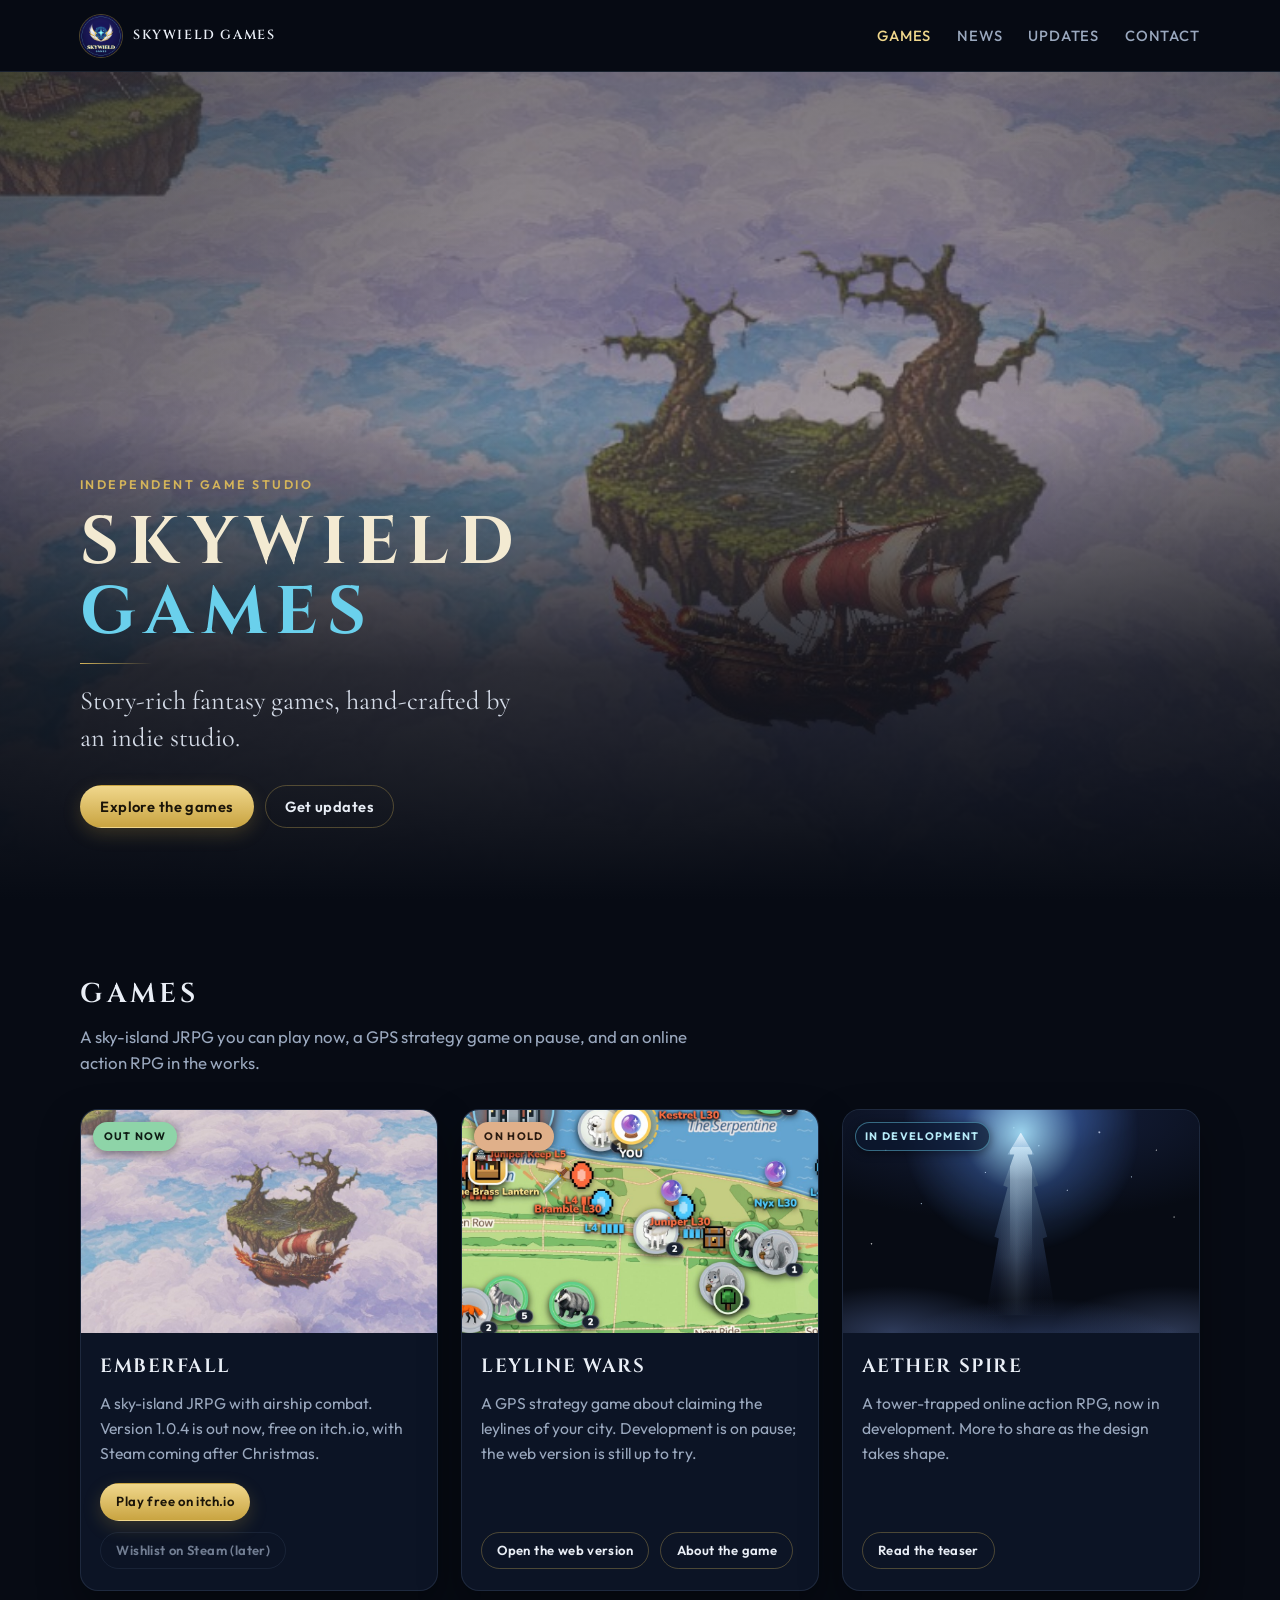
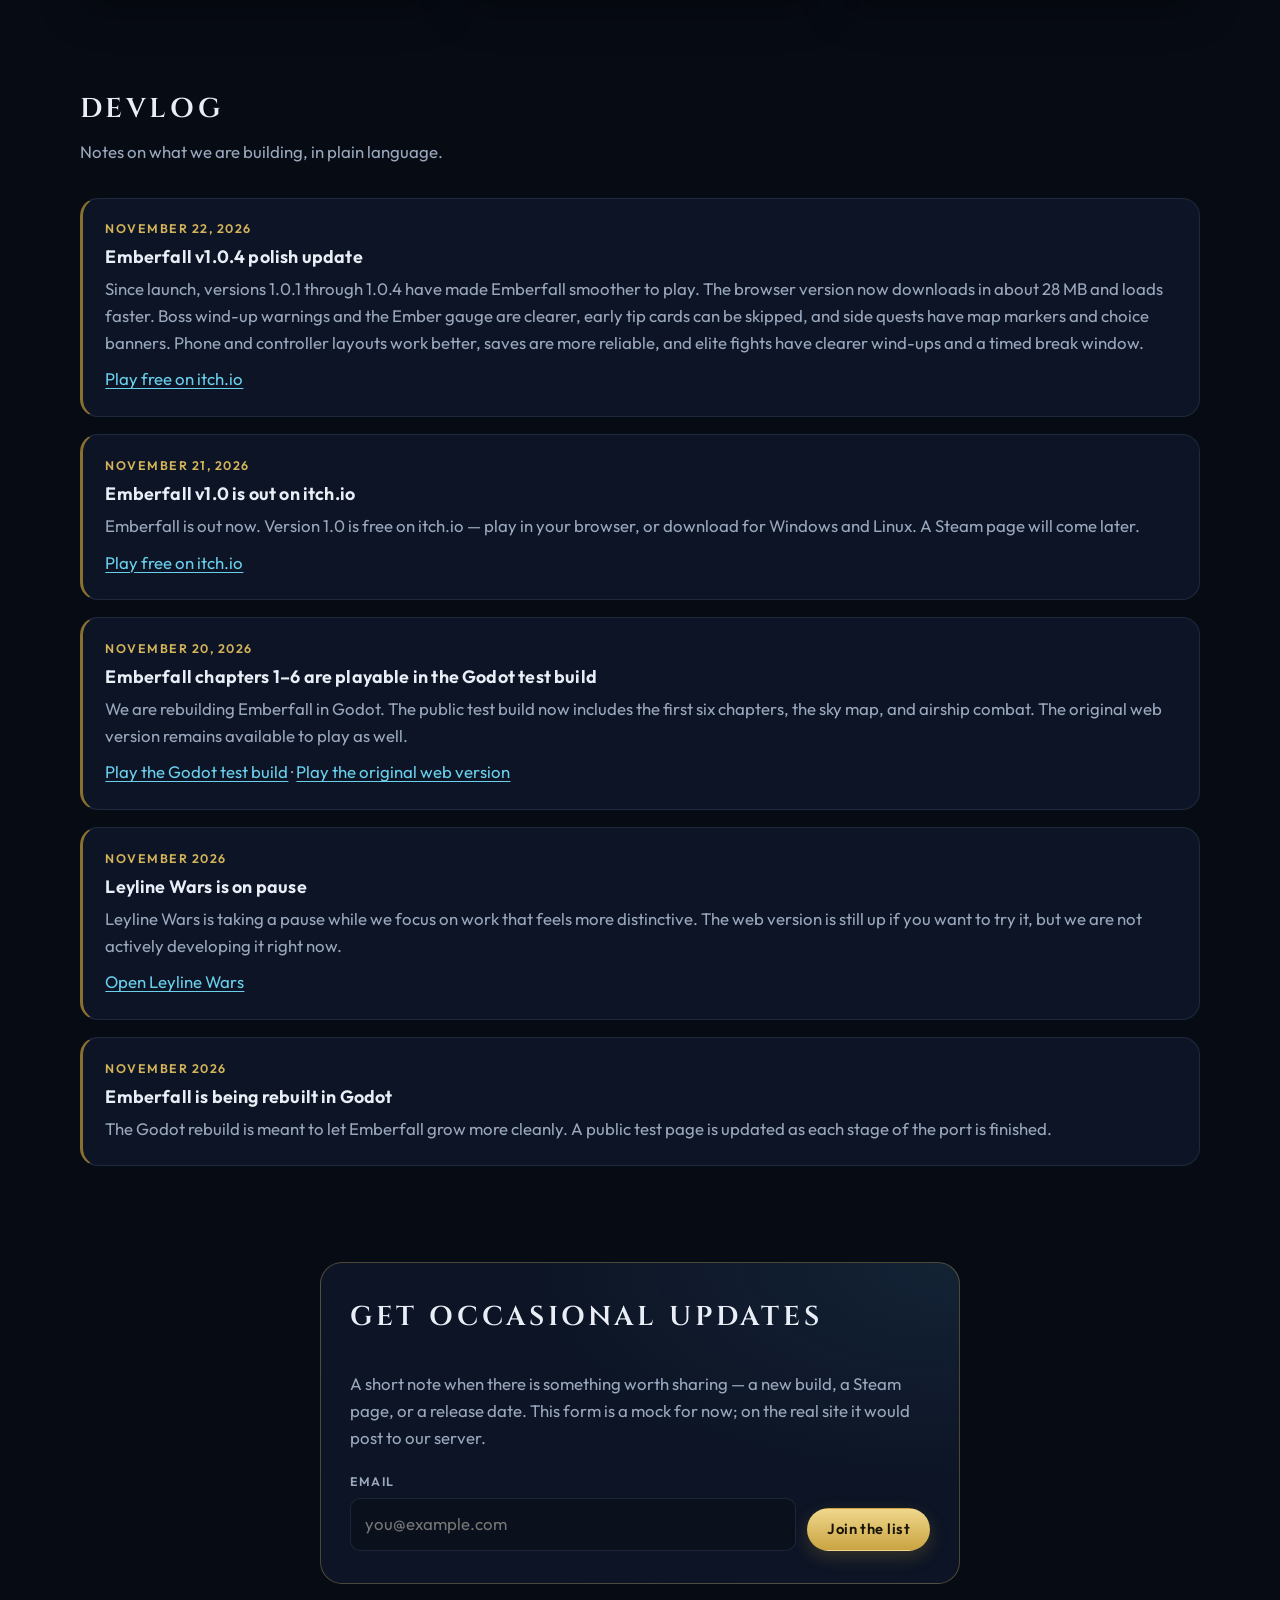
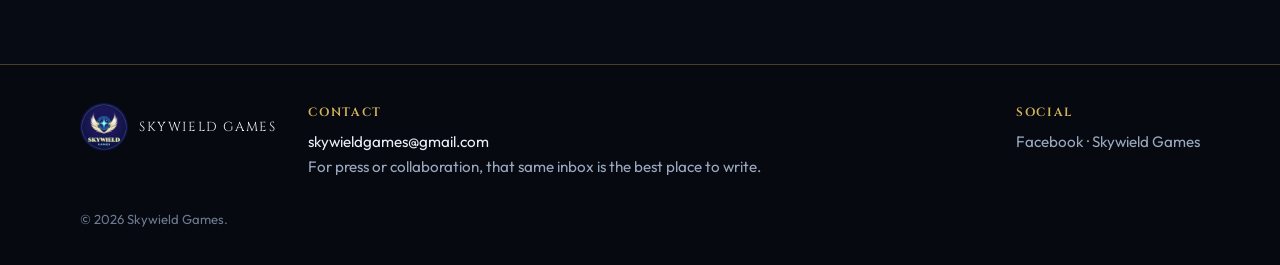
<file: index.html>
<!DOCTYPE html>
<html lang="en">
<head>
  <meta charset="utf-8">
  <meta name="viewport" content="width=device-width, initial-scale=1">
  <title>Skywield Games — story-rich fantasy games</title>
  <meta name="description" content="Skywield Games is an indie studio making story-rich fantasy games, including Emberfall, Leyline Wars, and Aether Spire.">
  <meta name="theme-color" content="#070b14">
  <link rel="icon" type="image/png" sizes="32x32" href="images/favicon-32.png">
  <link rel="icon" type="image/png" sizes="64x64" href="images/favicon.png">
  <link rel="apple-touch-icon" href="images/apple-touch-icon.png">
  <link rel="stylesheet" href="css/style.css">
</head>
<body>
  <a class="skip" href="#main">Skip to content</a>
  <header class="site-header">
    <div class="wrap">
      <a class="brand" href="index.html">
        <img src="images/logo.png" width="42" height="42" alt="">
        <span class="brand-name">Skywield Games</span>
      </a>
      <button class="nav-toggle" type="button" aria-label="Open menu" aria-expanded="false">
        <span></span>
      </button>
      <nav class="site-nav" aria-label="Primary">
      <a href="index.html#games" aria-current="page">Games</a>
      <a href="index.html#news">News</a>
      <a href="index.html#signup">Updates</a>
      <a href="index.html#contact">Contact</a>
      </nav>
    </div>
  </header>

  <main id="main">
    <section class="hero" aria-label="Skywield Games">
      <div class="hero-bg" role="img" aria-label="An airship flying beneath a floating island in the clouds, from Emberfall"></div>
      <div class="hero-inner">
        <p class="eyebrow">Independent game studio</p>
        <h1><span class="name">Skywield</span> <span class="games">Games</span></h1>
        <hr class="gold-rule">
        <p class="tagline">Story-rich fantasy games, hand-crafted by an indie studio.</p>
        <div class="btn-row">
          <a class="btn btn-gold" href="#games">Explore the games</a>
          <a class="btn btn-ghost" href="#signup">Get updates</a>
        </div>
      </div>
    </section>

    <section class="section" id="games">
      <div class="wrap">
        <div class="section-head">
          <h2>Games</h2>
          <p>A sky-island JRPG you can play now, a GPS strategy game on pause, and an online action RPG in the works.</p>
        </div>
        <div class="game-grid">

          <article class="game-card">
            <a class="game-card-media" href="emberfall.html">
              <img src="images/emberfall-card.jpg" alt="An airship sailing beneath a tree-covered floating island in Emberfall" width="980" height="470">
              <span class="badge badge-play">Out now</span>
            </a>
            <div class="game-card-body">
              <h3><a href="emberfall.html">Emberfall</a></h3>
              <p>A sky-island JRPG with airship combat. Version 1.0.4 is out now, free on itch.io, with Steam coming after Christmas.</p>
              <div class="btn-row">
                <a class="btn btn-gold" href="https://skywieldgames.itch.io/emberfall" target="_blank" rel="noopener">Play free on itch.io</a>
                <button class="btn btn-disabled" type="button" disabled title="A Steam page will come later">Wishlist on Steam (later)</button>
              </div>
            </div>
          </article>

          <article class="game-card">
            <a class="game-card-media" href="leyline.html">
              <img src="images/leyline-card.jpg" alt="The Leyline Wars map, with wildlife, keeps, and a player marker along a river" width="1000" height="833">
              <span class="badge badge-hold">On hold</span>
            </a>
            <div class="game-card-body">
              <h3><a href="leyline.html">Leyline Wars</a></h3>
              <p>A GPS strategy game about claiming the leylines of your city. Development is on pause; the web version is still up to try.</p>
              <div class="btn-row">
                <a class="btn btn-ghost" href="https://leyline-wars.onrender.com" target="_blank" rel="noopener">Open the web version</a>
                <a class="btn btn-ghost" href="leyline.html">About the game</a>
              </div>
            </div>
          </article>

          <article class="game-card">
            <a class="game-card-media" href="aether.html" aria-label="Aether Spire, in development">
              <div class="concept">
                <div class="concept-stars"></div>
                <div class="concept-glow"></div>
                <div class="concept-spire"></div>
                <div class="concept-clouds"></div>
                <span class="concept-label">Concept</span>
                <span class="concept-caption">Artwork coming soon</span>
              </div>
              <span class="badge badge-dev">In development</span>
            </a>
            <div class="game-card-body">
              <h3><a href="aether.html">Aether Spire</a></h3>
              <p>A tower-trapped online action RPG, now in development. More to share as the design takes shape.</p>
              <div class="btn-row">
                <a class="btn btn-ghost" href="aether.html">Read the teaser</a>
              </div>
            </div>
          </article>

        </div>
      </div>
    </section>

    <section class="section" id="news">
      <div class="wrap">
        <div class="section-head">
          <h2>Devlog</h2>
          <p>Notes on what we are building, in plain language.</p>
        </div>
        <div class="news-list">
          <article class="news-item">
            <time datetime="2026-11-22">November 22, 2026</time>
            <h3>Emberfall v1.0.4 polish update</h3>
            <p>Since launch, versions 1.0.1 through 1.0.4 have made Emberfall smoother to play. The browser version now downloads in about 28 MB and loads faster. Boss wind-up warnings and the Ember gauge are clearer, early tip cards can be skipped, and side quests have map markers and choice banners. Phone and controller layouts work better, saves are more reliable, and elite fights have clearer wind-ups and a timed break window.</p>
            <p><a href="https://skywieldgames.itch.io/emberfall" target="_blank" rel="noopener">Play free on itch.io</a></p>
          </article>
          <article class="news-item">
            <time datetime="2026-11-21">November 21, 2026</time>
            <h3>Emberfall v1.0 is out on itch.io</h3>
            <p>Emberfall is out now. Version 1.0 is free on itch.io — play in your browser, or download for Windows and Linux. A Steam page will come later.</p>
            <p><a href="https://skywieldgames.itch.io/emberfall" target="_blank" rel="noopener">Play free on itch.io</a></p>
          </article>
          <article class="news-item">
            <time datetime="2026-11-20">November 20, 2026</time>
            <h3>Emberfall chapters 1–6 are playable in the Godot test build</h3>
            <p>We are rebuilding Emberfall in Godot. The public test build now includes the first six chapters, the sky map, and airship combat. The original web version remains available to play as well.</p>
            <p><a href="https://skywield.github.io/emberfall-godot-test/" target="_blank" rel="noopener">Play the Godot test build</a> · <a href="https://skywield.github.io/emberfall/" target="_blank" rel="noopener">Play the original web version</a></p>
          </article>
          <article class="news-item">
            <time datetime="2026-11">November 2026</time>
            <h3>Leyline Wars is on pause</h3>
            <p>Leyline Wars is taking a pause while we focus on work that feels more distinctive. The web version is still up if you want to try it, but we are not actively developing it right now.</p>
            <p><a href="https://leyline-wars.onrender.com" target="_blank" rel="noopener">Open Leyline Wars</a></p>
          </article>
          <article class="news-item">
            <time datetime="2026-11">November 2026</time>
            <h3>Emberfall is being rebuilt in Godot</h3>
            <p>The Godot rebuild is meant to let Emberfall grow more cleanly. A public test page is updated as each stage of the port is finished.</p>
          </article>
        </div>
      </div>
    </section>

    <section class="section signup" id="signup">
      <div class="wrap">
        <div class="signup-panel">
          <div class="section-head">
            <h2>Get occasional updates</h2>
          </div>
          <p class="lede">A short note when there is something worth sharing — a new build, a Steam page, or a release date. This form is a mock for now; on the real site it would post to our server.</p>
          <form id="signup-form" action="#" method="post" novalidate>
            <div class="signup-form">
              <div class="field">
                <label for="email">Email</label>
                <input id="email" name="email" type="email" required autocomplete="email" placeholder="you@example.com">
              </div>
              <button class="btn btn-gold" type="submit">Join the list</button>
            </div>
          </form>
          <p class="form-note" id="signup-note" hidden></p>
        </div>
      </div>
    </section>
  </main>

  <footer class="site-footer" id="contact">
    <div class="wrap footer-grid">
      <a class="footer-brand" href="index.html">
        <img src="images/logo.png" width="48" height="48" alt="">
        <span>Skywield Games</span>
      </a>
      <div class="footer-col">
        <h3>Contact</h3>
        <p><a href="mailto:skywieldgames@gmail.com">skywieldgames@gmail.com</a></p>
        <p>For press or collaboration, that same inbox is the best place to write.</p>
      </div>
      <div class="footer-col">
        <h3>Social</h3>
        <ul>
          <li><span class="social-placeholder">Facebook · Skywield Games</span></li>
        </ul>
      </div>
      <p class="copyright">© 2026 Skywield Games.</p>
    </div>
  </footer>
  <script src="js/main.js"></script>
</body>
</html>
</file>
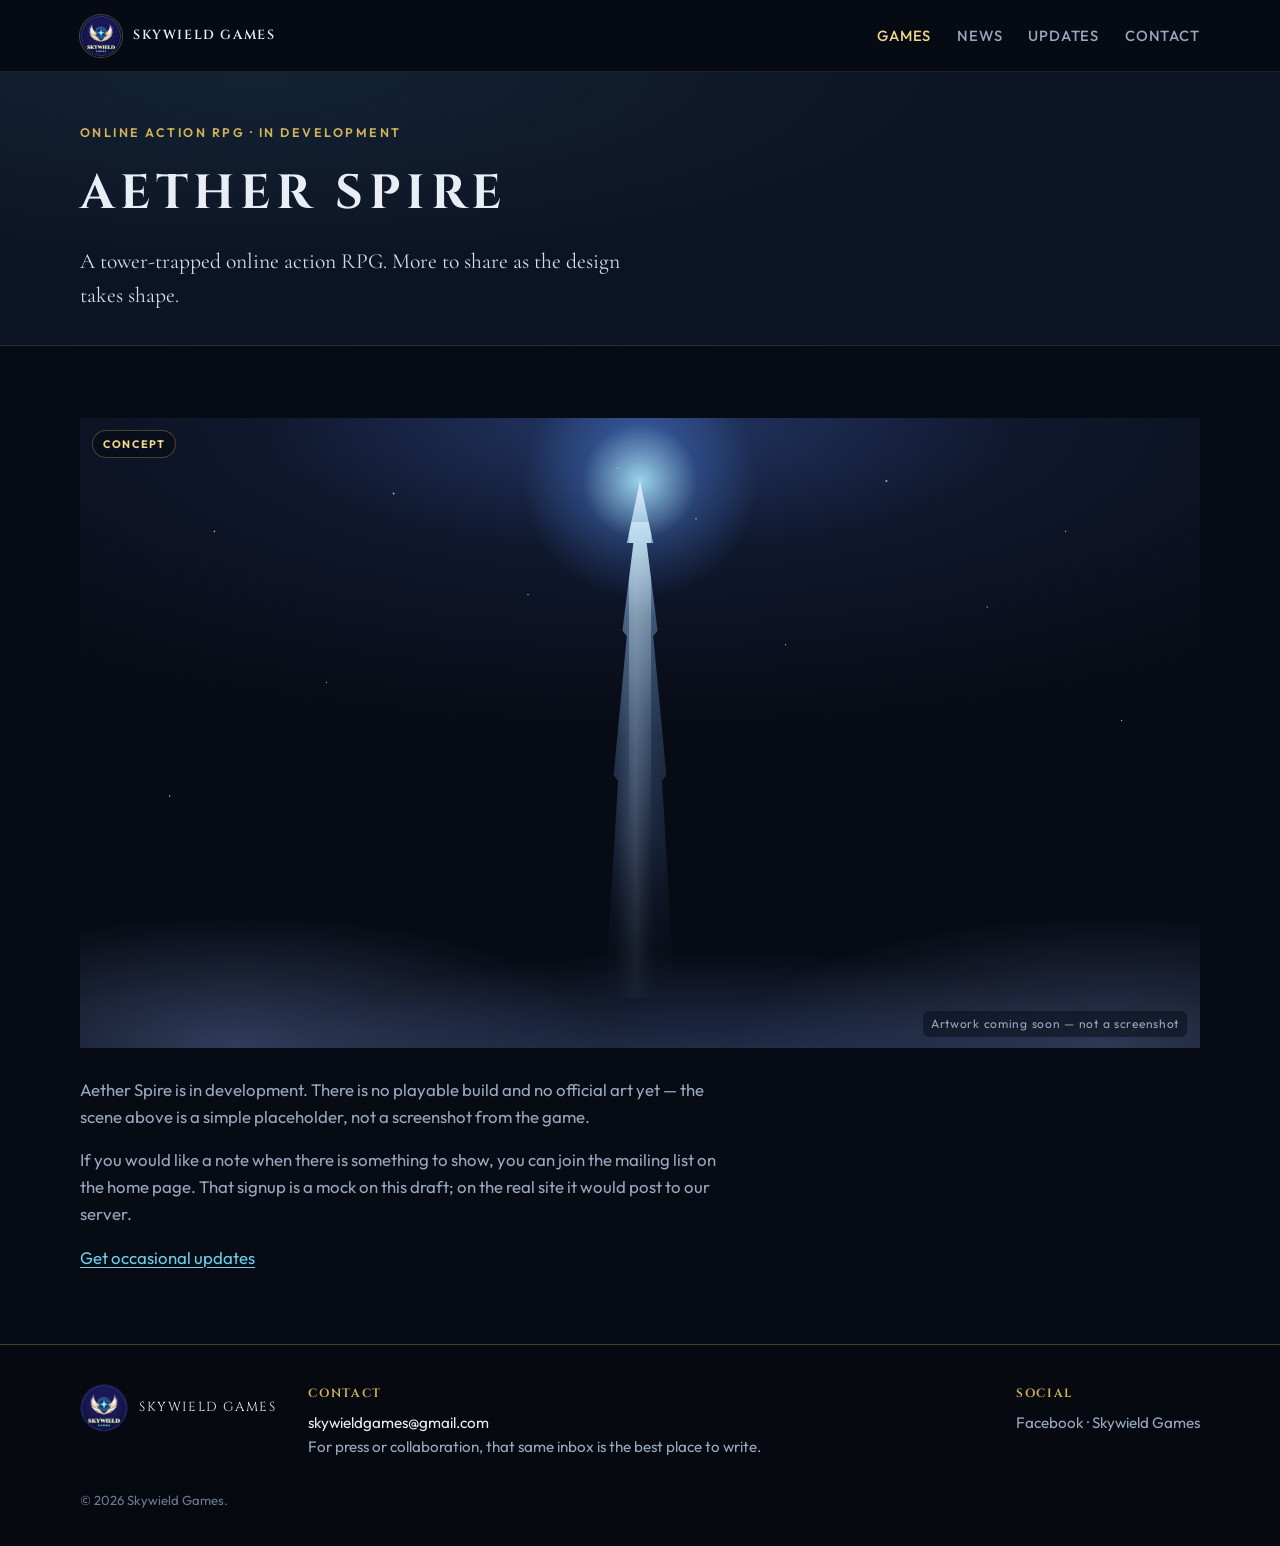
<file: aether.html>
<!DOCTYPE html>
<html lang="en">
<head>
  <meta charset="utf-8">
  <meta name="viewport" content="width=device-width, initial-scale=1">
  <title>Aether Spire — Skywield Games</title>
  <meta name="description" content="Aether Spire is a tower-trapped online action RPG in development at Skywield Games.">
  <meta name="theme-color" content="#070b14">
  <link rel="icon" type="image/png" sizes="32x32" href="images/favicon-32.png">
  <link rel="icon" type="image/png" sizes="64x64" href="images/favicon.png">
  <link rel="apple-touch-icon" href="images/apple-touch-icon.png">
  <link rel="stylesheet" href="css/style.css">
</head>
<body>
  <a class="skip" href="#main">Skip to content</a>
  <header class="site-header">
    <div class="wrap">
      <a class="brand" href="index.html">
        <img src="images/logo.png" width="42" height="42" alt="">
        <span class="brand-name">Skywield Games</span>
      </a>
      <button class="nav-toggle" type="button" aria-label="Open menu" aria-expanded="false">
        <span></span>
      </button>
      <nav class="site-nav" aria-label="Primary">
      <a href="index.html#games" aria-current="page">Games</a>
      <a href="index.html#news">News</a>
      <a href="index.html#signup">Updates</a>
      <a href="index.html#contact">Contact</a>
      </nav>
    </div>
  </header>

  <main id="main">
    <header class="page-hero">
      <div class="wrap">
        <p class="eyebrow">Online action RPG · In development</p>
        <h1>Aether Spire</h1>
        <p class="lede">A tower-trapped online action RPG. More to share as the design takes shape.</p>
      </div>
    </header>

    <section class="section">
      <div class="wrap">
        <div class="concept concept--tall" role="img" aria-label="Concept placeholder for Aether Spire: a tall spire of light rising through clouds under a night sky. Not a screenshot.">
          <div class="concept-stars"></div>
          <div class="concept-glow"></div>
          <div class="concept-spire"></div>
          <div class="concept-clouds"></div>
          <span class="concept-label">Concept</span>
          <span class="concept-caption">Artwork coming soon — not a screenshot</span>
        </div>
        <div class="prose" style="margin-top:1.8rem">
          <p>Aether Spire is in development. There is no playable build and no official art yet — the scene above is a simple placeholder, not a screenshot from the game.</p>
          <p>If you would like a note when there is something to show, you can join the mailing list on the home page. That signup is a mock on this draft; on the real site it would post to our server.</p>
          <p><a href="index.html#signup">Get occasional updates</a></p>
        </div>
      </div>
    </section>
  </main>

  <footer class="site-footer" id="contact">
    <div class="wrap footer-grid">
      <a class="footer-brand" href="index.html">
        <img src="images/logo.png" width="48" height="48" alt="">
        <span>Skywield Games</span>
      </a>
      <div class="footer-col">
        <h3>Contact</h3>
        <p><a href="mailto:skywieldgames@gmail.com">skywieldgames@gmail.com</a></p>
        <p>For press or collaboration, that same inbox is the best place to write.</p>
      </div>
      <div class="footer-col">
        <h3>Social</h3>
        <ul>
          <li><span class="social-placeholder">Facebook · Skywield Games</span></li>
        </ul>
      </div>
      <p class="copyright">© 2026 Skywield Games.</p>
    </div>
  </footer>
  <script src="js/main.js"></script>
</body>
</html>
</file>
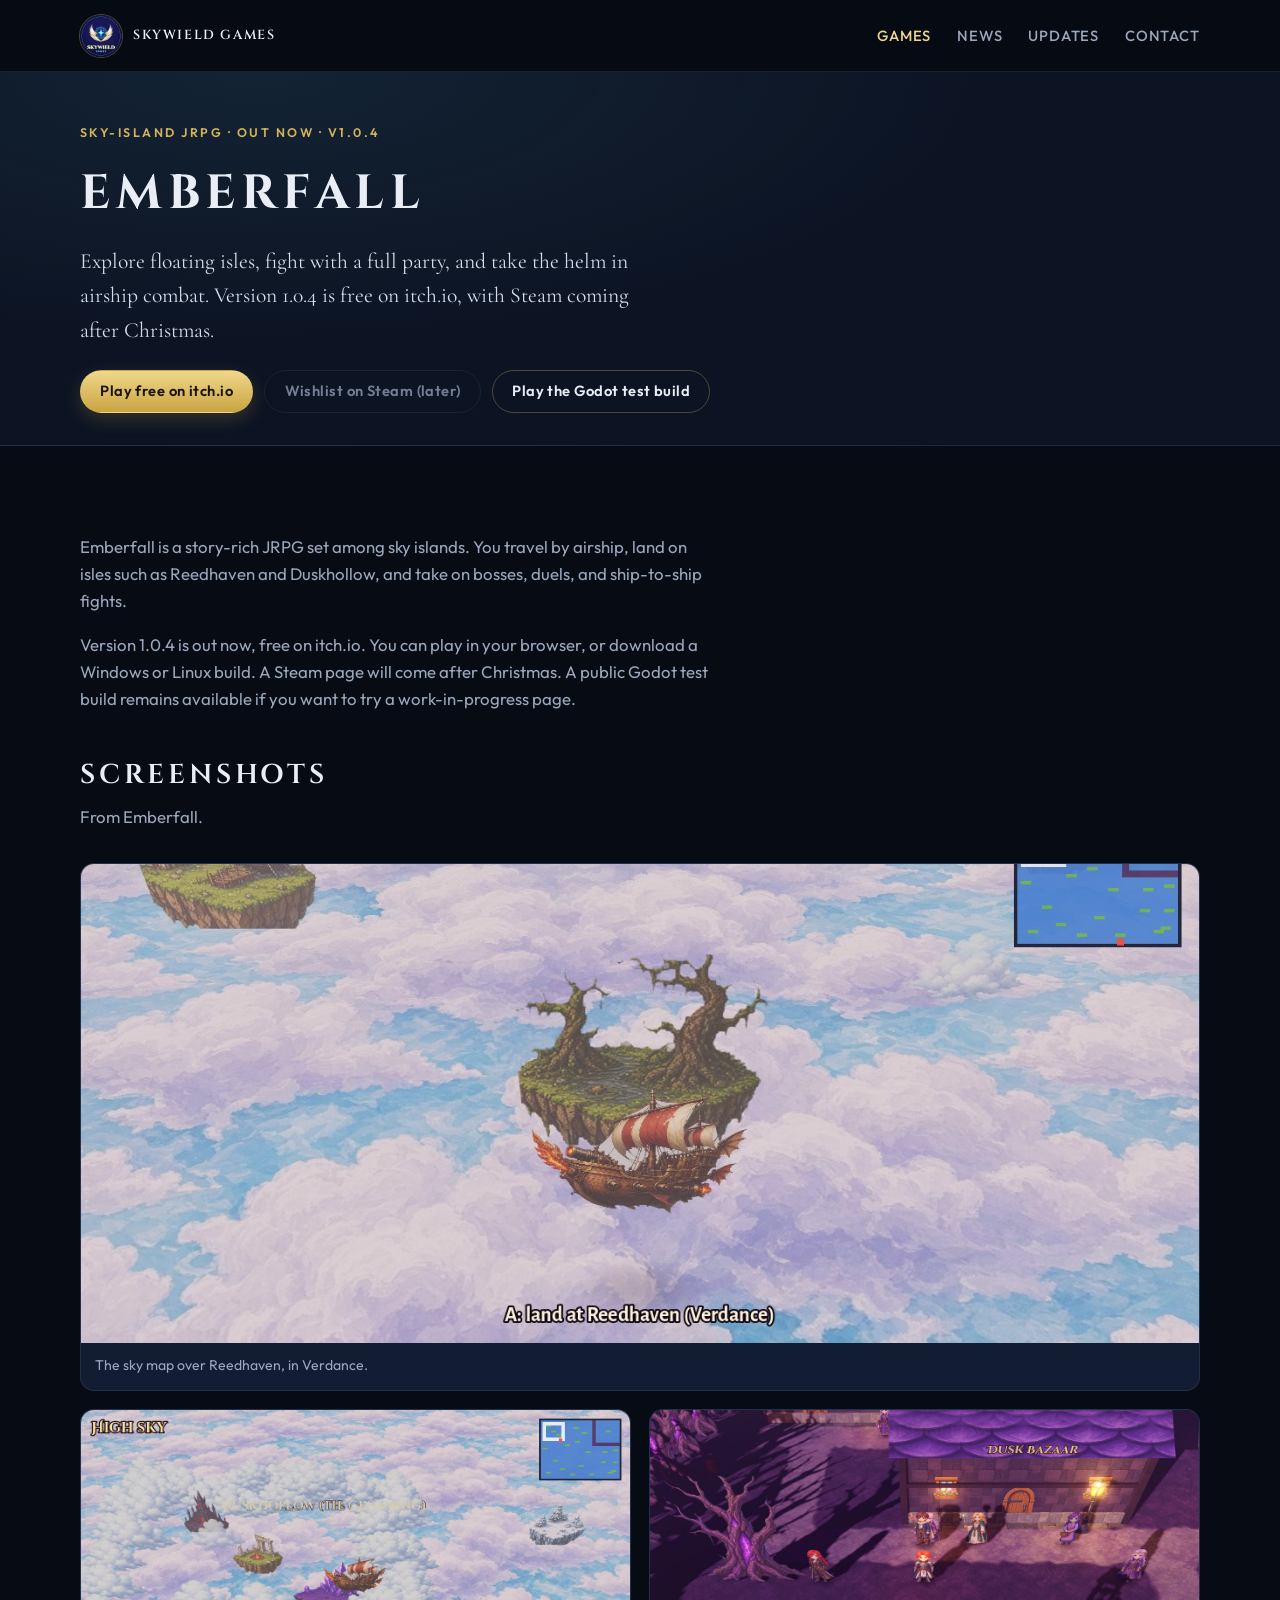
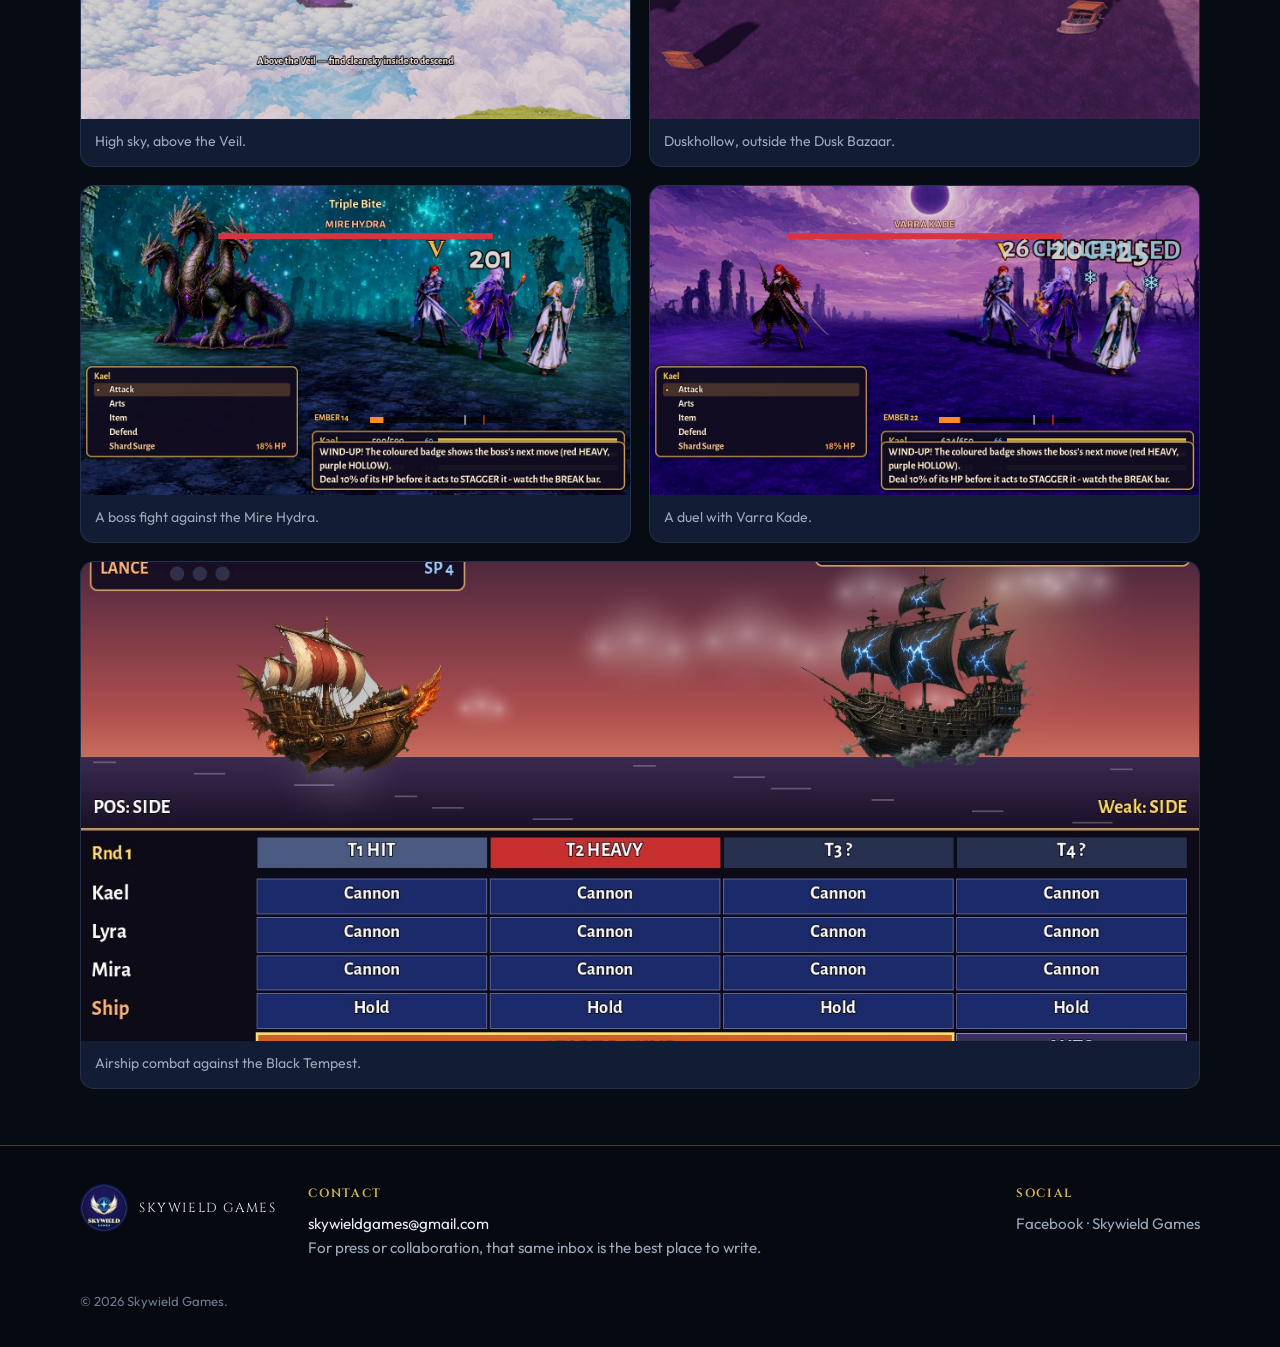
<file: emberfall.html>
<!DOCTYPE html>
<html lang="en">
<head>
  <meta charset="utf-8">
  <meta name="viewport" content="width=device-width, initial-scale=1">
  <title>Emberfall — Skywield Games</title>
  <meta name="description" content="Emberfall v1.0.4 is out now. A sky-island JRPG with airship combat, free on itch.io, with Steam coming after Christmas, from Skywield Games.">
  <meta name="theme-color" content="#070b14">
  <link rel="icon" type="image/png" sizes="32x32" href="images/favicon-32.png">
  <link rel="icon" type="image/png" sizes="64x64" href="images/favicon.png">
  <link rel="apple-touch-icon" href="images/apple-touch-icon.png">
  <link rel="stylesheet" href="css/style.css">
</head>
<body>
  <a class="skip" href="#main">Skip to content</a>
  <header class="site-header">
    <div class="wrap">
      <a class="brand" href="index.html">
        <img src="images/logo.png" width="42" height="42" alt="">
        <span class="brand-name">Skywield Games</span>
      </a>
      <button class="nav-toggle" type="button" aria-label="Open menu" aria-expanded="false">
        <span></span>
      </button>
      <nav class="site-nav" aria-label="Primary">
      <a href="index.html#games" aria-current="page">Games</a>
      <a href="index.html#news">News</a>
      <a href="index.html#signup">Updates</a>
      <a href="index.html#contact">Contact</a>
      </nav>
    </div>
  </header>

  <main id="main">
    <header class="page-hero">
      <div class="wrap">
        <p class="eyebrow">Sky-island JRPG · Out now · v1.0.4</p>
        <h1>Emberfall</h1>
        <p class="lede">Explore floating isles, fight with a full party, and take the helm in airship combat. Version 1.0.4 is free on itch.io, with Steam coming after Christmas.</p>
        <div class="btn-row" style="margin-top:1.4rem">
          <a class="btn btn-gold" href="https://skywieldgames.itch.io/emberfall" target="_blank" rel="noopener">Play free on itch.io</a>
          <button class="btn btn-disabled" type="button" disabled title="A Steam page will come later">Wishlist on Steam (later)</button>
          <a class="btn btn-ghost" href="https://skywield.github.io/emberfall-godot-test/" target="_blank" rel="noopener">Play the Godot test build</a>
        </div>
      </div>
    </header>

    <section class="section">
      <div class="wrap">
        <div class="prose">
          <p>Emberfall is a story-rich JRPG set among sky islands. You travel by airship, land on isles such as Reedhaven and Duskhollow, and take on bosses, duels, and ship-to-ship fights.</p>
          <p>Version 1.0.4 is out now, free on itch.io. You can play in your browser, or download a Windows or Linux build. A Steam page will come after Christmas. A public Godot test build remains available if you want to try a work-in-progress page.</p>
        </div>

        <div class="section-head" style="margin-top:2.5rem">
          <h2>Screenshots</h2>
          <p>From Emberfall.</p>
        </div>
        <div class="shot-grid">
          <figure class="wide">
            <img src="images/emberfall-skymap.jpg" alt="An airship approaching a tree-covered island in the clouds, Reedhaven in Verdance" width="1280" height="720">
            <figcaption>The sky map over Reedhaven, in Verdance.</figcaption>
          </figure>
          <figure>
            <img src="images/emberfall-veil.jpg" alt="Several floating islands and an airship above a sea of clouds" width="1280" height="720">
            <figcaption>High sky, above the Veil.</figcaption>
          </figure>
          <figure>
            <img src="images/emberfall-duskhollow.jpg" alt="The party standing in a purple-lit town square outside the Dusk Bazaar" width="1280" height="720">
            <figcaption>Duskhollow, outside the Dusk Bazaar.</figcaption>
          </figure>
          <figure>
            <img src="images/emberfall-hydra.jpg" alt="A three-headed hydra facing the party in a glowing swamp battle" width="1280" height="720">
            <figcaption>A boss fight against the Mire Hydra.</figcaption>
          </figure>
          <figure>
            <img src="images/emberfall-duel.jpg" alt="A red-haired swordswoman facing the party under a purple eclipse" width="1280" height="720">
            <figcaption>A duel with Varra Kade.</figcaption>
          </figure>
          <figure class="wide">
            <img src="images/emberfall-airship.jpg" alt="Two airships facing off at dusk, with a combat planning grid below" width="1280" height="720">
            <figcaption>Airship combat against the Black Tempest.</figcaption>
          </figure>
        </div>
      </div>
    </section>
  </main>

  <footer class="site-footer" id="contact">
    <div class="wrap footer-grid">
      <a class="footer-brand" href="index.html">
        <img src="images/logo.png" width="48" height="48" alt="">
        <span>Skywield Games</span>
      </a>
      <div class="footer-col">
        <h3>Contact</h3>
        <p><a href="mailto:skywieldgames@gmail.com">skywieldgames@gmail.com</a></p>
        <p>For press or collaboration, that same inbox is the best place to write.</p>
      </div>
      <div class="footer-col">
        <h3>Social</h3>
        <ul>
          <li><span class="social-placeholder">Facebook · Skywield Games</span></li>
        </ul>
      </div>
      <p class="copyright">© 2026 Skywield Games.</p>
    </div>
  </footer>
  <script src="js/main.js"></script>
</body>
</html>
</file>
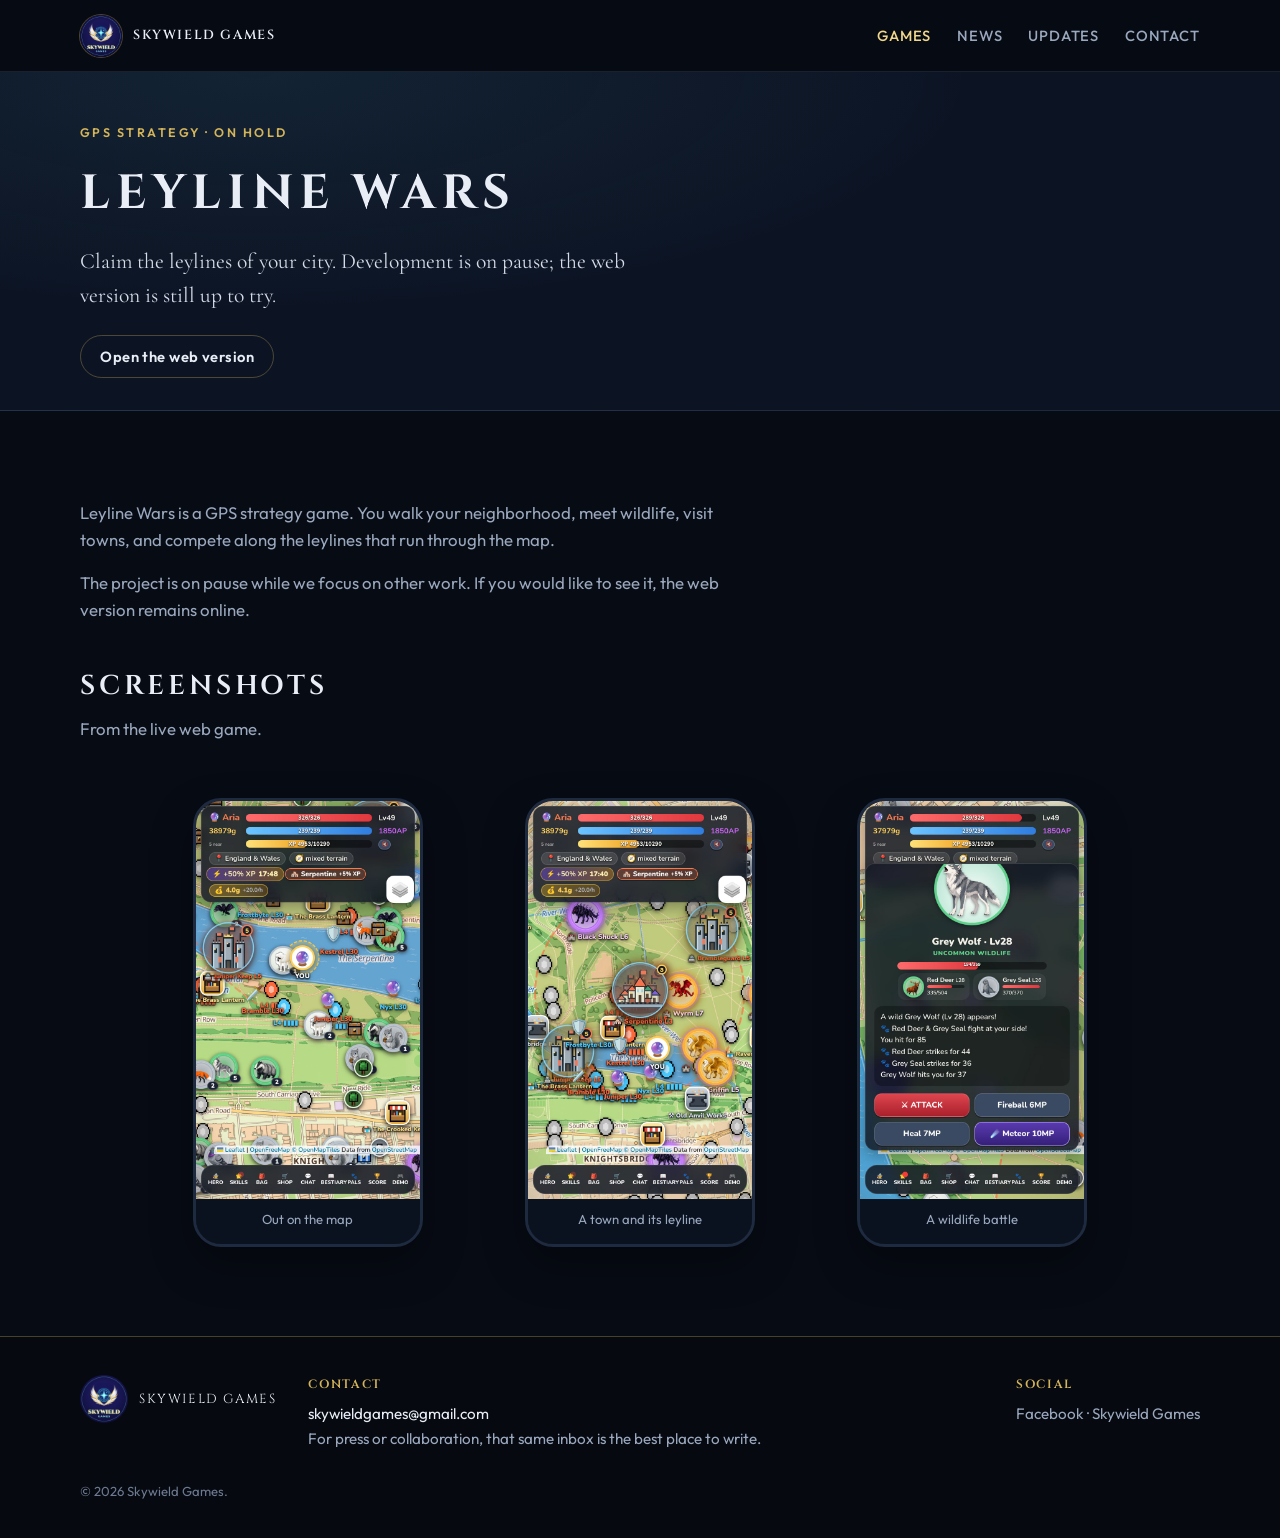
<file: leyline.html>
<!DOCTYPE html>
<html lang="en">
<head>
  <meta charset="utf-8">
  <meta name="viewport" content="width=device-width, initial-scale=1">
  <title>Leyline Wars — Skywield Games</title>
  <meta name="description" content="Leyline Wars is a GPS strategy game from Skywield Games. Development is currently on hold.">
  <meta name="theme-color" content="#070b14">
  <link rel="icon" type="image/png" sizes="32x32" href="images/favicon-32.png">
  <link rel="icon" type="image/png" sizes="64x64" href="images/favicon.png">
  <link rel="apple-touch-icon" href="images/apple-touch-icon.png">
  <link rel="stylesheet" href="css/style.css">
</head>
<body>
  <a class="skip" href="#main">Skip to content</a>
  <header class="site-header">
    <div class="wrap">
      <a class="brand" href="index.html">
        <img src="images/logo.png" width="42" height="42" alt="">
        <span class="brand-name">Skywield Games</span>
      </a>
      <button class="nav-toggle" type="button" aria-label="Open menu" aria-expanded="false">
        <span></span>
      </button>
      <nav class="site-nav" aria-label="Primary">
      <a href="index.html#games" aria-current="page">Games</a>
      <a href="index.html#news">News</a>
      <a href="index.html#signup">Updates</a>
      <a href="index.html#contact">Contact</a>
      </nav>
    </div>
  </header>

  <main id="main">
    <header class="page-hero">
      <div class="wrap">
        <p class="eyebrow">GPS strategy · On hold</p>
        <h1>Leyline Wars</h1>
        <p class="lede">Claim the leylines of your city. Development is on pause; the web version is still up to try.</p>
        <div class="btn-row" style="margin-top:1.4rem">
          <a class="btn btn-ghost" href="https://leyline-wars.onrender.com" target="_blank" rel="noopener">Open the web version</a>
        </div>
      </div>
    </header>

    <section class="section">
      <div class="wrap">
        <div class="prose">
          <p>Leyline Wars is a GPS strategy game. You walk your neighborhood, meet wildlife, visit towns, and compete along the leylines that run through the map.</p>
          <p>The project is on pause while we focus on other work. If you would like to see it, the web version remains online.</p>
        </div>

        <div class="section-head" style="margin-top:2.5rem">
          <h2>Screenshots</h2>
          <p>From the live web game.</p>
        </div>
        <div class="phone-row">
          <figure class="phone-frame">
            <img src="images/leyline-map.jpg" alt="The Leyline Wars map with wildlife, a keep, and the player marker beside a river" width="720" height="1280">
            <figcaption>Out on the map</figcaption>
          </figure>
          <figure class="phone-frame">
            <img src="images/leyline-town.jpg" alt="A town on the Leyline Wars map, with a keep, shops, and nearby creatures" width="720" height="1280">
            <figcaption>A town and its leyline</figcaption>
          </figure>
          <figure class="phone-frame">
            <img src="images/leyline-battle.jpg" alt="A battle against a grey wolf, with attack and spell buttons" width="720" height="1280">
            <figcaption>A wildlife battle</figcaption>
          </figure>
        </div>
      </div>
    </section>
  </main>

  <footer class="site-footer" id="contact">
    <div class="wrap footer-grid">
      <a class="footer-brand" href="index.html">
        <img src="images/logo.png" width="48" height="48" alt="">
        <span>Skywield Games</span>
      </a>
      <div class="footer-col">
        <h3>Contact</h3>
        <p><a href="mailto:skywieldgames@gmail.com">skywieldgames@gmail.com</a></p>
        <p>For press or collaboration, that same inbox is the best place to write.</p>
      </div>
      <div class="footer-col">
        <h3>Social</h3>
        <ul>
          <li><span class="social-placeholder">Facebook · Skywield Games</span></li>
        </ul>
      </div>
      <p class="copyright">© 2026 Skywield Games.</p>
    </div>
  </footer>
  <script src="js/main.js"></script>
</body>
</html>
</file>
<file: css/style.css>
/* Skywield Games — local draft site
   Static, GitHub Pages compatible. Not published. */

@font-face {
  font-family: "Cinzel";
  src: url("../fonts/Cinzel.ttf") format("truetype");
  font-weight: 400 900;
  font-style: normal;
  font-display: swap;
}
@font-face {
  font-family: "Cormorant Garamond";
  src: url("../fonts/CormorantGaramond.ttf") format("truetype");
  font-weight: 300 700;
  font-style: normal;
  font-display: swap;
}
@font-face {
  font-family: "Outfit";
  src: url("../fonts/Outfit.ttf") format("truetype");
  font-weight: 100 900;
  font-style: normal;
  font-display: swap;
}

:root {
  --bg: #070b14;
  --bg-2: #0c1424;
  --bg-3: #121c32;
  --bg-card: rgba(14, 22, 40, 0.92);
  --line: rgba(212, 180, 90, 0.32);
  --line-soft: rgba(140, 170, 210, 0.14);
  --gold: #d4b45a;
  --gold-2: #f0d78c;
  --gold-dim: #8a7030;
  --cyan: #6ad0ec;
  --cyan-2: #b7ebf8;
  --text: #e9eef6;
  --muted: #9aa8be;
  --hold: #e0b08a;
  --ok: #8ed4a8;
  --font-display: "Cinzel", Palatino, "Palatino Linotype", serif;
  --font-serif: "Cormorant Garamond", Georgia, serif;
  --font-sans: "Outfit", "Segoe UI", sans-serif;
  --wrap: 1120px;
  --radius: 18px;
  --header-h: 72px;
  --shadow: 0 18px 40px rgba(0, 0, 0, 0.35);
}

*, *::before, *::after { box-sizing: border-box; }

html { scroll-behavior: smooth; }

body {
  margin: 0;
  background: var(--bg);
  color: var(--text);
  font-family: var(--font-sans);
  font-size: 1.05rem;
  line-height: 1.6;
  min-height: 100vh;
}

img { max-width: 100%; height: auto; display: block; }

a { color: var(--cyan); text-decoration-thickness: 1px; text-underline-offset: 3px; }
a:hover { color: var(--cyan-2); }

:focus-visible {
  outline: 2px solid var(--gold);
  outline-offset: 3px;
}

.skip {
  position: absolute;
  left: 1rem;
  top: -40px;
  background: var(--gold);
  color: #1a1408;
  padding: 0.4rem 0.8rem;
  z-index: 100;
  font-weight: 600;
}
.skip:focus { top: 0.6rem; }

.wrap {
  width: min(var(--wrap), calc(100% - 2.4rem));
  margin-inline: auto;
}

/* ---------- Header ---------- */
.site-header {
  position: sticky;
  top: 0;
  z-index: 40;
  height: var(--header-h);
  display: flex;
  align-items: center;
  backdrop-filter: blur(16px);
  background: rgba(7, 11, 20, 0.78);
  border-bottom: 1px solid var(--line-soft);
}

.site-header .wrap {
  display: flex;
  align-items: center;
  justify-content: space-between;
  gap: 1rem;
  width: min(var(--wrap), calc(100% - 2rem));
}

.brand {
  display: flex;
  align-items: center;
  gap: 0.7rem;
  color: var(--text);
  text-decoration: none;
  min-width: 0;
}
.brand:hover { color: var(--gold-2); }
.brand img {
  width: 42px;
  height: 42px;
  border-radius: 50%;
  box-shadow: 0 0 0 1px rgba(212, 180, 90, 0.35);
}
.brand-name {
  font-family: var(--font-display);
  font-weight: 600;
  letter-spacing: 0.12em;
  text-transform: uppercase;
  font-size: 0.82rem;
  white-space: nowrap;
}

.nav-toggle {
  display: none;
  width: 42px;
  height: 42px;
  border: 1px solid var(--line);
  background: transparent;
  border-radius: 8px;
  cursor: pointer;
  padding: 0;
  align-items: center;
  justify-content: center;
}
.nav-toggle span {
  display: block;
  width: 18px;
  height: 2px;
  background: var(--gold-2);
  border-radius: 1px;
  position: relative;
}
.nav-toggle span::before,
.nav-toggle span::after {
  content: "";
  position: absolute;
  left: 0;
  width: 18px;
  height: 2px;
  background: var(--gold-2);
  border-radius: 1px;
}
.nav-toggle span::before { top: -6px; }
.nav-toggle span::after { top: 6px; }

.site-nav {
  display: flex;
  gap: 1.6rem;
  align-items: center;
}
.site-nav a {
  color: var(--muted);
  text-decoration: none;
  font-size: 0.92rem;
  letter-spacing: 0.06em;
  text-transform: uppercase;
  font-weight: 500;
}
.site-nav a:hover,
.site-nav a[aria-current="page"] { color: var(--gold-2); }

/* ---------- Hero ---------- */
.hero {
  position: relative;
  min-height: calc(100vh - var(--header-h));
  min-height: calc(100svh - var(--header-h));
  display: flex;
  align-items: flex-end;
  isolation: isolate;
  overflow: hidden;
}
.hero-bg {
  position: absolute;
  inset: 0;
  z-index: -2;
  background:
    url("../images/hero-sky.jpg") center 40% / cover no-repeat;
}
.hero::after {
  content: "";
  position: absolute;
  inset: 0;
  z-index: -1;
  background:
    linear-gradient(to top,
      var(--bg) 0%,
      rgba(7, 11, 20, 0.82) 28%,
      rgba(7, 11, 20, 0.28) 58%,
      rgba(7, 11, 20, 0.45) 100%),
    linear-gradient(to right,
      rgba(7, 11, 20, 0.35),
      transparent 40%,
      transparent 75%,
      rgba(7, 11, 20, 0.25));
  pointer-events: none;
}

.hero-inner {
  padding: 0 0 4.5rem;
  width: min(var(--wrap), calc(100% - 2.4rem));
  margin-inline: auto;
  max-width: 40rem;
  margin-left: max((100% - var(--wrap)) / 2, 1.2rem);
}

.eyebrow {
  font-family: var(--font-sans);
  font-size: 0.78rem;
  font-weight: 600;
  letter-spacing: 0.2em;
  text-transform: uppercase;
  color: var(--gold);
  margin: 0 0 0.8rem;
}

.hero h1 {
  font-family: var(--font-display);
  font-weight: 700;
  font-size: clamp(2.3rem, 6.2vw, 4.2rem);
  letter-spacing: 0.14em;
  text-transform: uppercase;
  line-height: 1.05;
  margin: 0 0 0.9rem;
}
.hero h1 .name { color: #f3ead2; }
.hero h1 .games { color: var(--cyan); display: inline-block; }

.gold-rule {
  width: 4.5rem;
  height: 1px;
  background: linear-gradient(to right, var(--gold), transparent);
  border: 0;
  margin: 0 0 1.15rem;
}

.tagline {
  font-family: var(--font-serif);
  font-size: clamp(1.25rem, 2.4vw, 1.65rem);
  font-weight: 400;
  line-height: 1.4;
  color: #d5dce8;
  margin: 0 0 1.8rem;
  max-width: 28rem;
}

/* ---------- Buttons ---------- */
.btn {
  display: inline-flex;
  align-items: center;
  justify-content: center;
  gap: 0.45rem;
  padding: 0.72rem 1.2rem;
  border-radius: 999px;
  font-family: var(--font-sans);
  font-size: 0.92rem;
  font-weight: 600;
  letter-spacing: 0.03em;
  text-decoration: none;
  border: 1px solid transparent;
  cursor: pointer;
  line-height: 1.2;
  text-align: center;
}
.btn-gold {
  background: linear-gradient(180deg, #f0d78c, #c9a441);
  color: #1a1408;
  box-shadow: 0 6px 18px rgba(201, 164, 65, 0.22);
}
.btn-gold:hover { color: #1a1408; filter: brightness(1.06); }
.btn-ghost {
  background: transparent;
  color: var(--text);
  border-color: var(--line);
}
.btn-ghost:hover { color: var(--gold-2); border-color: var(--gold); }
.btn-disabled,
.btn[disabled] {
  background: transparent;
  color: var(--muted);
  border-color: var(--line-soft);
  cursor: not-allowed;
  opacity: 0.72;
}
.btn-row {
  display: flex;
  flex-wrap: wrap;
  gap: 0.7rem;
}

/* ---------- Sections ---------- */
.section {
  padding: 4.5rem 0 1.5rem;
}
.section-head {
  margin-bottom: 2rem;
}
.section-head h2 {
  font-family: var(--font-display);
  font-weight: 650;
  font-size: clamp(1.35rem, 2.5vw, 1.7rem);
  letter-spacing: 0.14em;
  text-transform: uppercase;
  margin: 0 0 0.5rem;
}
.section-head p {
  margin: 0;
  color: var(--muted);
  max-width: 38rem;
}

/* ---------- Game cards ---------- */
.game-grid {
  display: grid;
  grid-template-columns: repeat(3, 1fr);
  gap: 1.4rem;
}

.game-card {
  background: var(--bg-card);
  border: 1px solid var(--line-soft);
  border-radius: var(--radius);
  overflow: hidden;
  display: flex;
  flex-direction: column;
  box-shadow: var(--shadow);
  transition: transform 0.2s ease, border-color 0.2s ease, box-shadow 0.2s ease;
}
.game-card:hover {
  transform: translateY(-4px);
  border-color: var(--line);
  box-shadow: 0 22px 48px rgba(0, 0, 0, 0.45);
}

.game-card-media {
  position: relative;
  display: block;
  aspect-ratio: 16 / 10;
  background: var(--bg-3);
  overflow: hidden;
  text-decoration: none;
}
.game-card-media img {
  width: 100%;
  height: 100%;
  object-fit: cover;
}

.badge {
  position: absolute;
  top: 0.75rem;
  left: 0.75rem;
  box-shadow: 0 2px 10px rgba(0, 0, 0, 0.45);
  font-size: 0.68rem;
  font-weight: 700;
  letter-spacing: 0.12em;
  text-transform: uppercase;
  padding: 0.28rem 0.6rem;
  border-radius: 999px;
  border: 1px solid;
  backdrop-filter: blur(8px);
}
.badge-play {
  color: #0e1c14;
  background: var(--ok);
  border-color: transparent;
}
.badge-hold {
  color: #2a1a10;
  background: var(--hold);
  border-color: transparent;
}
.badge-dev {
  color: var(--cyan-2);
  background: rgba(12, 24, 48, 0.72);
  border-color: rgba(106, 208, 236, 0.45);
}

.game-card-body {
  padding: 1.15rem 1.2rem 1.3rem;
  display: flex;
  flex-direction: column;
  gap: 0.55rem;
  flex: 1;
}
.game-card-body h3 {
  font-family: var(--font-display);
  font-size: 1.2rem;
  letter-spacing: 0.08em;
  text-transform: uppercase;
  margin: 0;
  font-weight: 650;
}
.game-card-body h3 a {
  color: var(--text);
  text-decoration: none;
}
.game-card-body h3 a:hover { color: var(--gold-2); }
.game-card-body p {
  margin: 0;
  color: var(--muted);
  font-size: 0.98rem;
  flex: 1;
}
.game-card-body .btn-row { margin-top: 0.5rem; }
.game-card-body .btn { font-size: 0.82rem; padding: 0.62rem 0.95rem; }

/* ---------- News ---------- */
.news-list {
  display: grid;
  gap: 1.1rem;
}
.news-item {
  background: var(--bg-card);
  border: 1px solid var(--line-soft);
  border-radius: var(--radius);
  padding: 1.3rem 1.4rem 1.4rem;
  border-left: 3px solid var(--gold-dim);
}
.news-item time {
  display: block;
  font-size: 0.78rem;
  letter-spacing: 0.12em;
  text-transform: uppercase;
  color: var(--gold);
  font-weight: 600;
  margin-bottom: 0.35rem;
}
.news-item h3 {
  font-family: var(--font-sans);
  font-size: 1.12rem;
  letter-spacing: 0.01em;
  margin: 0 0 0.45rem;
  font-weight: 650;
  text-transform: none;
  line-height: 1.35;
}
.news-item p { margin: 0; color: var(--muted); }
.news-item p + p { margin-top: 0.6rem; }

/* ---------- Signup ---------- */
.signup {
  padding-bottom: 3rem;
}
.signup-panel {
  background:
    radial-gradient(ellipse at top right, rgba(106, 208, 236, 0.08), transparent 50%),
    var(--bg-card);
  border: 1px solid var(--line);
  border-radius: 22px;
  padding: 2rem 1.8rem;
  max-width: 40rem;
  margin-inline: auto;
}
.signup-panel h2 { margin-top: 0; }
.signup-panel .lede {
  color: var(--muted);
  margin: 0 0 1.3rem;
}
.signup-form {
  display: flex;
  flex-wrap: wrap;
  gap: 0.7rem;
  align-items: end;
}
.field {
  flex: 1 1 16rem;
  display: flex;
  flex-direction: column;
  gap: 0.35rem;
}
.field label {
  font-size: 0.78rem;
  letter-spacing: 0.1em;
  text-transform: uppercase;
  color: var(--muted);
  font-weight: 600;
}
.field input {
  background: #0a101c;
  border: 1px solid var(--line-soft);
  color: var(--text);
  border-radius: 10px;
  padding: 0.75rem 0.9rem;
  font: inherit;
  width: 100%;
}
.field input:focus {
  border-color: var(--gold);
  outline: none;
}
.form-note {
  margin: 0.9rem 0 0;
  font-size: 0.88rem;
  color: var(--muted);
}
.form-note.ok { color: var(--ok); }

/* ---------- Footer ---------- */
.site-footer {
  border-top: 1px solid var(--line);
  padding: 2.4rem 0 2.2rem;
  background: #060910;
  margin-top: 2rem;
}
.footer-grid {
  display: grid;
  grid-template-columns: auto 1fr auto;
  gap: 1.5rem 2rem;
  align-items: start;
}
.footer-brand {
  display: flex;
  align-items: center;
  gap: 0.7rem;
  color: var(--text);
  text-decoration: none;
}
.footer-brand img { width: 48px; height: 48px; border-radius: 50%; }
.footer-brand span {
  font-family: var(--font-display);
  letter-spacing: 0.12em;
  text-transform: uppercase;
  font-size: 0.82rem;
}
.footer-col h3 {
  font-size: 0.75rem;
  letter-spacing: 0.14em;
  text-transform: uppercase;
  color: var(--gold);
  margin: 0 0 0.5rem;
  font-weight: 650;
  font-family: var(--font-display);
}
.footer-col p, .footer-col li { margin: 0; color: var(--muted); font-size: 0.95rem; }
.footer-col ul { list-style: none; padding: 0; margin: 0; }
.footer-col a { color: var(--text); text-decoration: none; }
.footer-col a:hover { color: var(--gold-2); }
.social-placeholder {
  color: var(--muted);
}
.copyright {
  grid-column: 1 / -1;
  margin: 0.4rem 0 0;
  color: #6d7a90;
  font-size: 0.82rem;
}

/* ---------- Page hero (subpages) ---------- */
.page-hero {
  padding: 3.2rem 0 2rem;
  border-bottom: 1px solid var(--line-soft);
  background:
    radial-gradient(ellipse at 20% 0%, rgba(106, 208, 236, 0.08), transparent 50%),
    var(--bg-2);
}
.page-hero h1 {
  font-family: var(--font-display);
  letter-spacing: 0.12em;
  text-transform: uppercase;
  font-size: clamp(2rem, 4vw, 3rem);
  margin: 0.3rem 0 0.7rem;
}
.page-hero .lede {
  font-family: var(--font-serif);
  font-size: 1.35rem;
  color: #d5dce8;
  margin: 0;
  max-width: 36rem;
}

/* ---------- Galleries ---------- */
.shot-grid {
  display: grid;
  grid-template-columns: 1fr 1fr;
  gap: 1.1rem;
}
.shot-grid figure {
  margin: 0;
  background: var(--bg-3);
  border: 1px solid var(--line-soft);
  border-radius: 14px;
  overflow: hidden;
}
.shot-grid img {
  width: 100%;
  aspect-ratio: 16 / 9;
  object-fit: cover;
  object-position: center;
}
.shot-grid figcaption {
  padding: 0.7rem 0.9rem 0.85rem;
  color: var(--muted);
  font-size: 0.88rem;
}
.shot-grid--wide { grid-column: 1 / -1; }
.shot-grid figure.wide { grid-column: 1 / -1; }
.shot-grid figure.wide img { aspect-ratio: 21 / 9; object-position: center 40%; }

.phone-row {
  display: flex;
  flex-wrap: wrap;
  justify-content: center;
  gap: 1.4rem;
  padding: 0.4rem 0 1rem;
}
.phone-frame {
  width: 230px;
  background: #070b12;
  border: 3px solid #1e2a40;
  border-radius: 28px;
  overflow: hidden;
  box-shadow: var(--shadow), inset 0 0 0 1px rgba(212, 180, 90, 0.15);
}
.phone-frame img { width: 100%; display: block; }
.phone-frame figcaption {
  padding: 0.65rem 0.7rem 0.85rem;
  color: var(--muted);
  font-size: 0.82rem;
  text-align: center;
  background: #0a1220;
}

/* ---------- Aether concept art ---------- */
.concept {
  position: relative;
  overflow: hidden;
  aspect-ratio: 16 / 10;
  background:
    radial-gradient(ellipse 80% 50% at 50% 0%, #243868 0%, #10182e 42%, #070b14 100%);
}
.concept-stars {
  position: absolute;
  inset: 0;
  background-image:
    radial-gradient(1.2px 1.2px at 12% 18%, #fff, transparent),
    radial-gradient(1px 1px at 22% 42%, #cfe7ff, transparent),
    radial-gradient(1.4px 1.4px at 28% 12%, #fff, transparent),
    radial-gradient(1px 1px at 40% 28%, #fff, transparent),
    radial-gradient(1.2px 1.2px at 55% 16%, #d9f0ff, transparent),
    radial-gradient(1px 1px at 63% 36%, #fff, transparent),
    radial-gradient(1.5px 1.5px at 72% 10%, #fff, transparent),
    radial-gradient(1px 1px at 81% 30%, #cfe7ff, transparent),
    radial-gradient(1px 1px at 88% 18%, #fff, transparent),
    radial-gradient(1.2px 1.2px at 8% 60%, #fff, transparent),
    radial-gradient(1px 1px at 93% 48%, #fff, transparent),
    radial-gradient(1px 1px at 48% 8%, #fff, transparent);
  opacity: 0.85;
}
.concept-glow {
  position: absolute;
  left: 50%;
  top: 10%;
  width: 240px;
  height: 240px;
  transform: translate(-50%, -50%);
  background: radial-gradient(circle, rgba(170, 230, 255, 0.9) 0%, rgba(90, 150, 255, 0.28) 34%, transparent 70%);
  filter: blur(1px);
}
.concept-spire {
  position: absolute;
  left: 50%;
  bottom: 8%;
  width: 110px;
  height: 82%;
  transform: translateX(-50%);
  background:
    linear-gradient(90deg, rgba(0,0,0,0.35) 0%, transparent 28%, rgba(200,230,255,0.18) 46%, transparent 62%, rgba(0,0,0,0.4) 100%),
    linear-gradient(to top, #0a0e18 0%, #141c30 22%, #24344f 50%, #3e5878 74%, #8eb7d8 90%, #e7f6ff 100%);
  clip-path: polygon(
    18% 100%, 82% 100%,
    70% 58%, 74% 57%,
    62% 30%, 66% 29%,
    56% 12%, 62% 12%,
    50% 0,
    38% 12%, 44% 12%,
    34% 29%, 38% 30%,
    26% 57%, 30% 58%
  );
  filter: drop-shadow(0 0 18px rgba(120, 200, 255, 0.45));
}
.concept-spire::after {
  content: "";
  position: absolute;
  left: 50%;
  top: 8%;
  width: 22px;
  height: 60%;
  transform: translateX(-50%);
  background: linear-gradient(to top, transparent 0%, rgba(200, 235, 255, 0.15) 40%, rgba(230, 248, 255, 0.5) 100%);
}
.concept-clouds {
  position: absolute;
  left: -10%;
  right: -10%;
  bottom: -8%;
  height: 42%;
  background:
    radial-gradient(ellipse 40% 70% at 20% 80%, rgba(80, 100, 150, 0.55), transparent 70%),
    radial-gradient(ellipse 50% 80% at 55% 100%, rgba(60, 80, 130, 0.7), transparent 70%),
    radial-gradient(ellipse 40% 70% at 85% 80%, rgba(90, 110, 160, 0.45), transparent 70%),
    linear-gradient(to top, #070b14 20%, transparent);
}
.concept-label {
  position: absolute;
  top: 0.75rem;
  left: 0.75rem;
  font-size: 0.68rem;
  font-weight: 700;
  letter-spacing: 0.12em;
  text-transform: uppercase;
  color: var(--gold-2);
  border: 1px solid var(--line);
  padding: 0.28rem 0.6rem;
  border-radius: 999px;
  background: rgba(7, 11, 20, 0.62);
  backdrop-filter: blur(8px);
}
.concept-caption {
  position: absolute;
  right: 0.8rem;
  bottom: 0.7rem;
  font-size: 0.75rem;
  letter-spacing: 0.06em;
  color: var(--muted);
  background: rgba(7, 11, 20, 0.5);
  padding: 0.2rem 0.5rem;
  border-radius: 6px;
}
.concept--tall { aspect-ratio: 16 / 9; min-height: 320px; }

.prose { max-width: 40rem; }
.prose p { color: var(--muted); }
.prose h2 {
  font-family: var(--font-display);
  letter-spacing: 0.1em;
  text-transform: uppercase;
  font-size: 1.15rem;
  margin: 2rem 0 0.6rem;
}

/* ---------- Responsive ---------- */
@media (max-width: 960px) {
  .game-grid { grid-template-columns: 1fr; max-width: 28rem; }
  .footer-grid { grid-template-columns: 1fr 1fr; }
  .shot-grid { grid-template-columns: 1fr; }
  .shot-grid figure.wide img { aspect-ratio: 16 / 9; }
}

@media (max-width: 720px) {
  :root { --header-h: 64px; }
  .nav-toggle { display: inline-flex; align-items: center; justify-content: center; }
  .site-nav {
    display: none;
    position: absolute;
    top: var(--header-h);
    left: 0;
    right: 0;
    flex-direction: column;
    align-items: stretch;
    gap: 0;
    background: rgba(7, 11, 20, 0.96);
    border-bottom: 1px solid var(--line);
    padding: 0.5rem 0 0.8rem;
  }
  .site-header.is-open .site-nav { display: flex; }
  .site-nav a { padding: 0.75rem 1.4rem; }
  .hero { min-height: 86svh; }
  .hero-inner { padding-bottom: 3rem; }
  .brand-name { font-size: 0.72rem; letter-spacing: 0.08em; }
  .footer-grid { grid-template-columns: 1fr; }
  .signup-panel { padding: 1.4rem 1.15rem; }
  .game-card-body .btn { width: 100%; }
  .btn-row { width: 100%; }
}

@media (prefers-reduced-motion: reduce) {
  html { scroll-behavior: auto; }
  .game-card { transition: none; }
}

.game-card-media .concept {
  position: absolute;
  inset: 0;
  aspect-ratio: auto;
  width: 100%;
  height: 100%;
}
.game-card-media .concept-label,
.game-card-media .concept-caption { display: none; }
</file>
